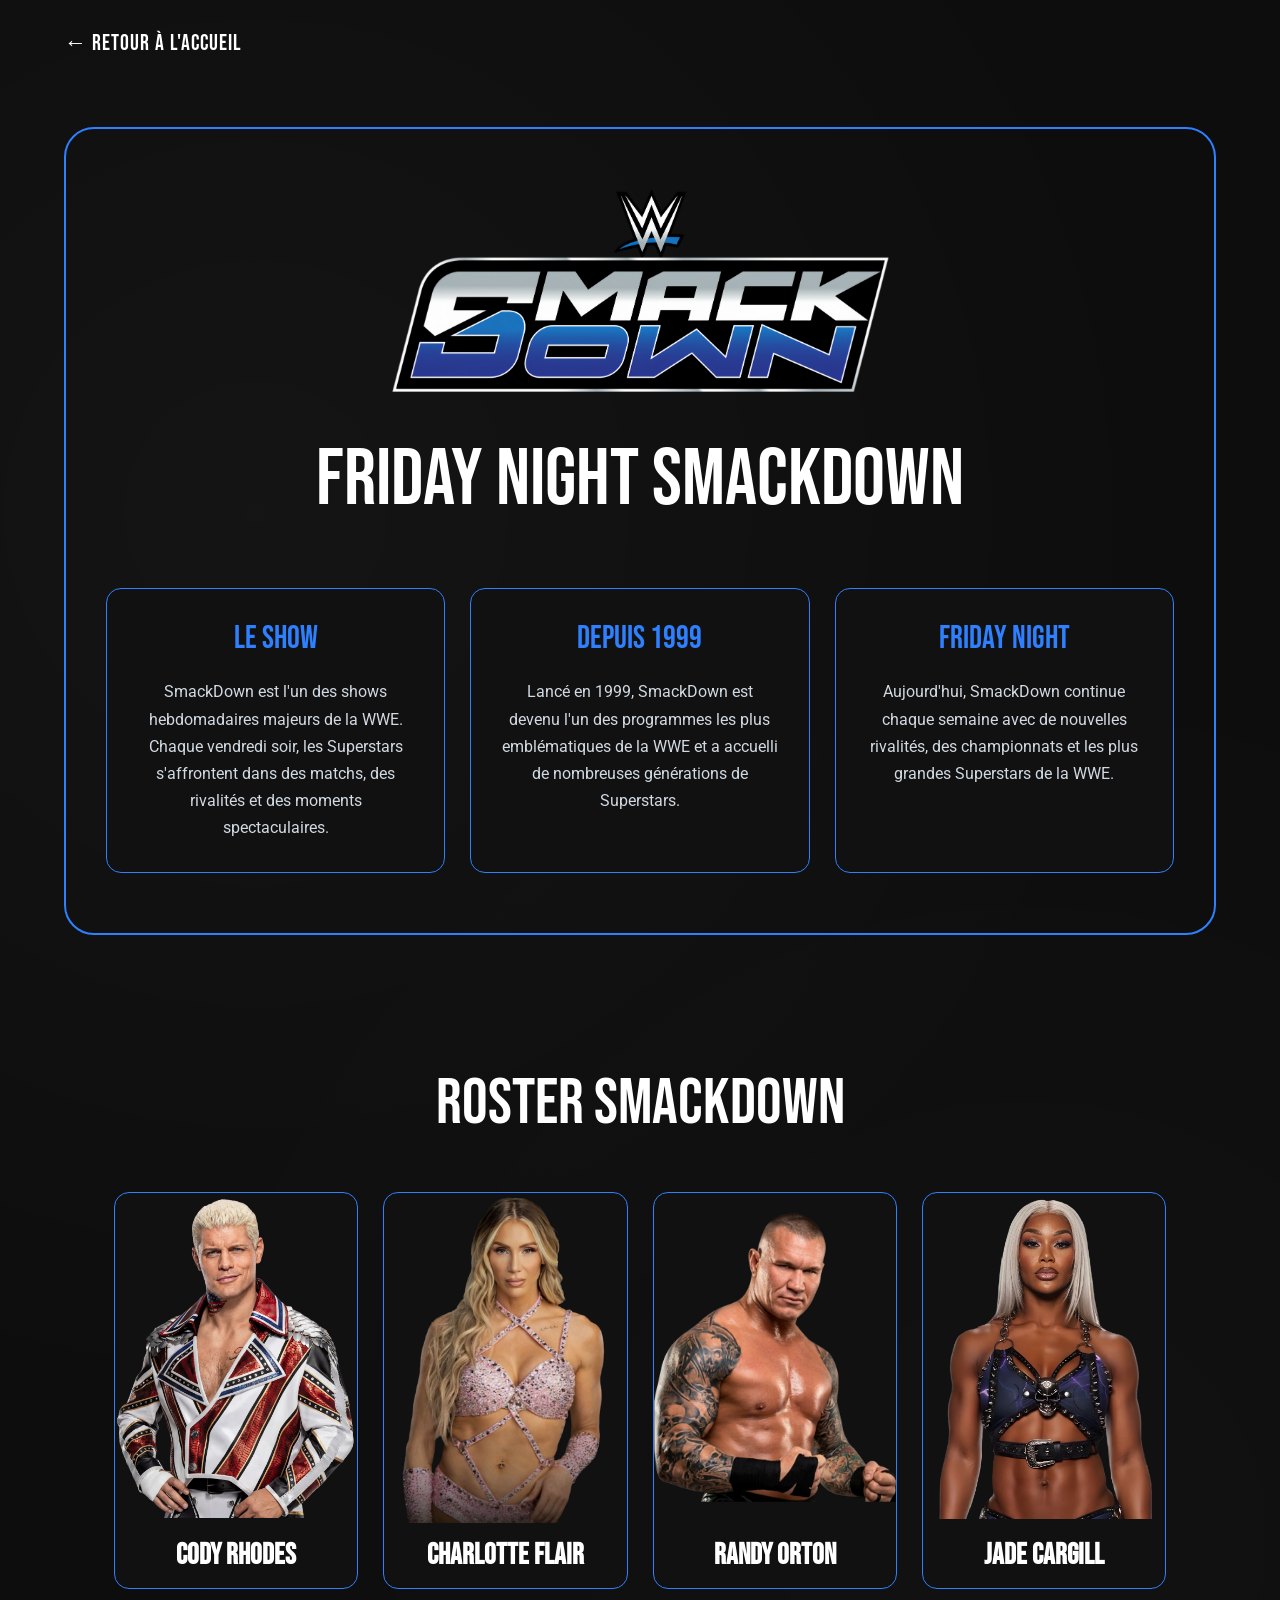
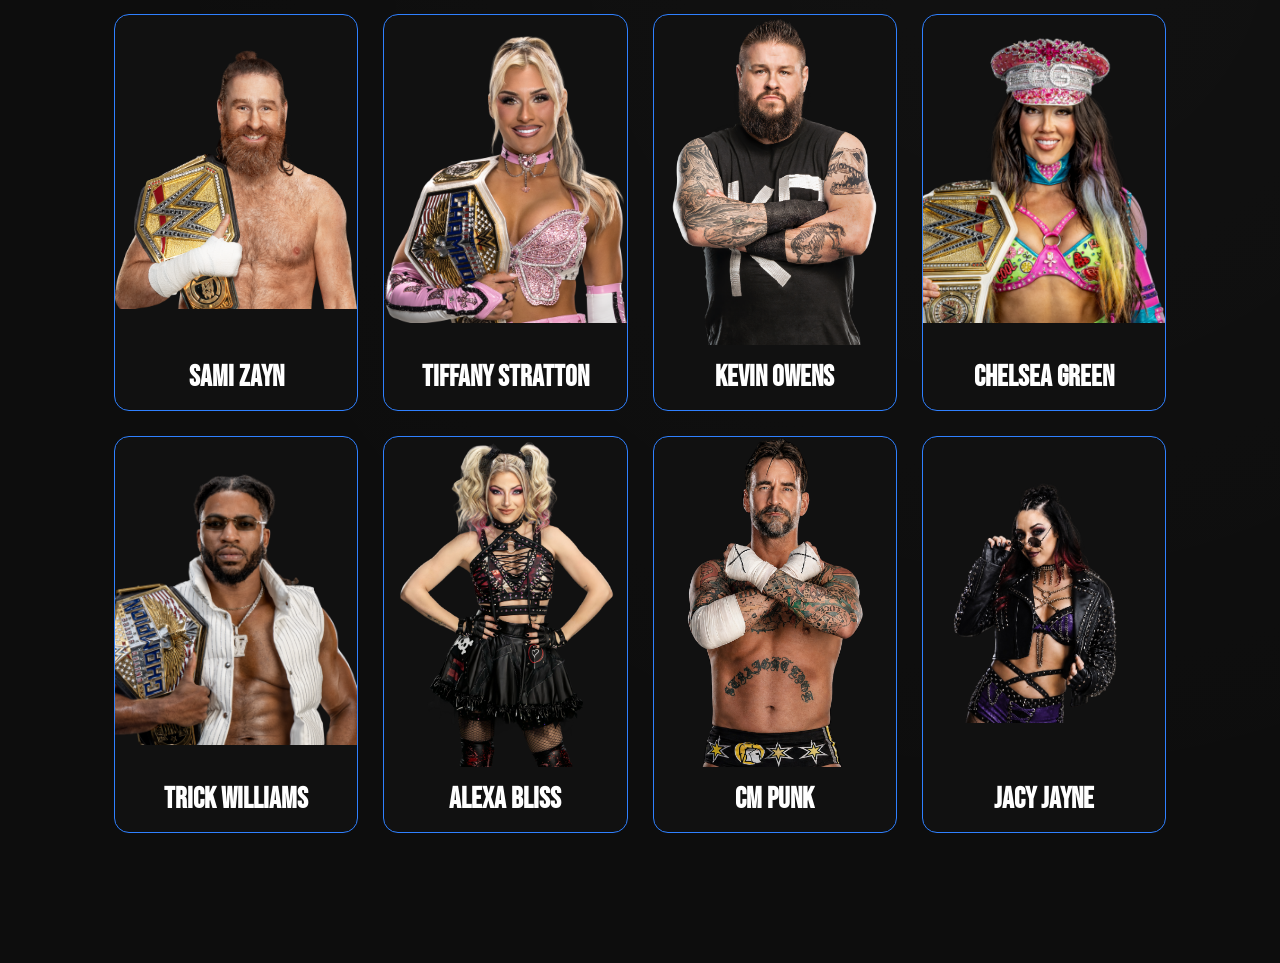
<file: smackdown1.html>
<!DOCTYPE html>
<html lang="fr">


<head>
    <meta charset="UTF-8">
    <meta name="viewport" content="width=device-width, initial-scale=1.0">


    <title>WWE SmackDown</title>


    <link rel="stylesheet" href="style.css">


    <link rel="preconnect" href="https://fonts.googleapis.com">
    <link rel="preconnect" href="https://fonts.gstatic.com" crossorigin>

    <link
    href="https://fonts.googleapis.com/css2?family=Bebas+Neue&family=Roboto:ital,wght@0,100..900;1,100..900&display=swap"
    rel="stylesheet">
</head>


<body>


    <header class="header-smackdown">


        <a href="index.html" class="retour">
            ← RETOUR À L'ACCUEIL
        </a>


    </header>


    <main class="main-smackdown">


        <section class="intro-smackdown">


            <img src="/new_smackdown_2024_2025_logo_png_by_darkprinxewwe_di608sj-pre.png" alt="Logo Smackdown"
                class=" logo-smackdown">


            <h1>FRIDAY NIGHT SMACKDOWN</h1>


            <div class="infos-smackdown">


                <div class="info-smackdown">
                    <h2>LE SHOW</h2>
                    <p>
                        SmackDown est l'un des shows hebdomadaires majeurs de la WWE.
                        Chaque vendredi soir, les Superstars s'affrontent dans des matchs,
                        des rivalités et des moments spectaculaires.
                    </p>
                </div>


                <div class="info-smackdown">
                    <h2>DEPUIS 1999</h2>
                    <p>
                        Lancé en 1999, SmackDown est devenu l'un des programmes les plus
                        emblématiques de la WWE et a accuelli de nombreuses générations
                        de Superstars.
                    </p>
                </div>


                <div class="info-smackdown">
                    <h2>FRIDAY NIGHT</h2>
                    <p>
                        Aujourd'hui, SmackDown continue chaque semaine avec de nouvelles
                        rivalités, des championnats et les plus grandes Superstars de la WWE.
                    </p>
                </div>


            </div>


        </section>
        <section class="roster-smackdown">


            <h2>ROSTER SMACKDOWN</h2>


            <div class="grille-roster">


                <div class="superstar-card">
                    <img src="/cody_grand.png" alt="Cody Rhodes">
                    <h3>CODY RHODES</h3>
                </div>


                <div class="superstar-card">
                    <img src="/charlotte_graand.png" alt="Charlotte Flair">
                    <h3>CHARLOTTE FLAIR</h3>
                </div>


                <div class="superstar-card">
                    <img src="/randy_orton_png_render_wwe_2026_355.png" alt="Randy Orton">
                    <h3>RANDY ORTON</h3>
                </div>


                <div class="superstar-card">
                    <img src="/Jade-Cargill profile.webp" alt="Jade Cargill">
                    <h3>JADE CARGILL</h3>
                </div>


                <div class="superstar-card">
                    <img src="/sami zayn-2026.png" alt="Sami Zayn">
                    <h3>SAMI ZAYN</h3>
                </div>


                <div class="superstar-card">
                    <img src="/tiffany Stratton 2026.png" alt="Tiffany Stratton">
                    <h3>TIFFANY STRATTON</h3>
                </div>


                <div class="superstar-card">
                    <img src="/kevin owens_2026.png" alt="Kevin Owens">
                    <h3>KEVIN OWENS</h3>
                </div>


                <div class="superstar-card">
                    <img src="/chelsea green profile.png" alt="Chelsea Green">
                    <h3>CHELSEA GREEN</h3>
                </div>


                <div class="superstar-card">
                    <img src="/trick williams profile.png" alt="Trick Williams">
                    <h3>TRICK WILLIAMS</h3>
                </div>


                <div class="superstar-card">
                    <img src="/alexa_full.png" alt="Alexa Bliss">
                    <h3>ALEXA BLISS</h3>
                </div>


                <div class="superstar-card">
                    <img src="/cm punk profile.png" alt="CM Punk">
                    <h3>CM PUNK</h3>
                </div>


                <div class="superstar-card">
                    <img src="/Jacy jane 355.png" alt="Jacy Jayne">
                    <h3>JACY JAYNE</h3>
                </div>


            </div>


        </section>


    </main>


</body>


</html>
</file>
<file: style.css>
/* =========================
REGLAGES GENERAUX
========================= */

* {
    box-sizing: border-box;
    margin: 0;
    padding: 0;
}


body {
    color: #d1d9e1;

    background-color: #0d0d0d;

    background-image:
        radial-gradient(
            circle at 20% 20%,
            rgba(255, 255, 255, 0.03),
            transparent 40%
        ),
        radial-gradient(
            circle at 80% 60%,
            rgba(255, 255, 255, 0.02),
            transparent 50%
        );
}


h1,
h2,
li {
    font-family: "Bebas Neue", sans-serif;
    font-weight: 400;
    font-style: normal;
}


h1 {
    font-size: 700%;
    display: flex;
    justify-content: center;
}


img {
    width: 40%;
    height: auto;
}


section {
    display: flex;
    gap: 10px;
    border-radius: 50px;
    margin: 3%;
}

li {
    font-size: xx-large;
}



/* =========================
DESCRIPTION
========================= */

.description {
    text-align: center;
    max-width: 1100px;
    margin: 40px auto;
    padding: 0 20px;

    font-size: 1.1rem;
    line-height: 1.8;
}



/* =========================
   HAUT DE PAGE
========================= */

.tete {
    display: flex;
    flex-wrap: wrap;
    justify-content: center;

    height: 400px;

    gap: 30px;
}


.bloc {
    width: 70%;

    display: flex;
    justify-content: center;
}


.WWE {
    width: 450px;
}



/* =========================
   NAVIGATION
========================= */

.nav,
.titre {
    display: flex;
    justify-content: center;
    flex-direction: row;
}


ul {
    width: 100%;

    display: flex;
    justify-content: space-evenly;
    align-items: center;

    list-style-type: none;
}


.slogan,
.titre {
    height: 70px;
}


.titre {
    align-items: center;
}


.slogan li {
    cursor: pointer;
}


li:hover {
    transform: scale(1.05);
}


.wrapper,
.nav,
.titre {
    border: solid;
    border-radius: 50px;
}



/* =========================
   DIAPORAMA
========================= */

.affiche {
    position: relative;

    width: 100%;
    height: 600px;

    overflow: hidden;

    border-radius: 10px;
}


.b {
    position: absolute;

    top: 0;
    left: 0;

    width: 100%;
    height: 100%;

    object-fit: cover;

    opacity: 0;

    animation-name: fadeSlide;
    animation-duration: 91s;
    animation-iteration-count: infinite;

    transform: translateY(30px);
}


.slide {
    display: grid;
    place-items: center;

    min-height: 100vh;

    font-family: 'Google Sans', sans-serif, system-ui;
}


.b:nth-child(1) {
    animation-delay: 0s;
}

.b:nth-child(2) {
    animation-delay: 7s;
}

.b:nth-child(3) {
    animation-delay: 14s;
}

.b:nth-child(4) {
    animation-delay: 21s;
}

.b:nth-child(5) {
    animation-delay: 28s;
}

.b:nth-child(6) {
    animation-delay: 35s;
}

.b:nth-child(7) {
    animation-delay: 42s;
}

.b:nth-child(8) {
    animation-delay: 49s;
}

.b:nth-child(9) {
    animation-delay: 56s;
}

.b:nth-child(10) {
    animation-delay: 63s;
}

.b:nth-child(11) {
    animation-delay: 70s;
}

.b:nth-child(12) {
    animation-delay: 77s;
}

.b:nth-child(13) {
    animation-delay: 84s;
}


@keyframes fadeSlide {

    0% {
        opacity: 0;
    }

    0.55% {
        opacity: 1;
    }

    7.14% {
        opacity: 1;
    }

    7.69% {
        opacity: 0;
    }

    100% {
        opacity: 0;
    }
}



/* =========================
   MONEY IN THE BANK
========================= */

.rangement {
    display: flex;
    flex-direction: column;

    gap: 40px;

    padding: 40px;
}


.mitb2 {
    display: flex;
    flex-direction: column;

    gap: 15px;
}


.presentation {
    display: flex;
    flex-direction: row;

    align-items: center;

    gap: 50px;
}


.edit {
    width: 55%;
}


.edit video {
    width: 100%;

    aspect-ratio: 16 / 9;

    object-fit: cover;

    border-radius: 12px;

    display: block;
}


.mitb-texte {
    width: 45%;

    font-family: 'Roboto', sans-serif;

    font-size: 1.1rem;
    line-height: 1.8;

    color: #fff;

    margin: 0;
}


.titre-mitb {
    width: 55%;

    display: flex;
    flex-direction: column;

    align-items: flex-start;

    gap: 10px;
}


.titre-mitb .etiquette {
    background-color: #e10600;

    color: #fff;

    font-family: 'Bebas Neue', sans-serif;

    font-size: 1.2rem;

    letter-spacing: 2px;

    padding: 6px 16px;

    border-radius: 20px;

    margin: 0;
}


.titre-mitb h2 {
    font-family: 'Bebas Neue', sans-serif;

    font-size: 3rem;

    color: #fff;

    margin: 0;
}


.etiquette {
    align-self: flex-start;

    background-color: #e10600;

    color: #fff;

    font-family: 'Bebas Neue', sans-serif;

    font-size: 1.2rem;

    letter-spacing: 2px;

    padding: 6px 16px;

    border-radius: 20px;
}


.edit h2 {
    font-family: 'Bebas Neue', sans-serif;

    font-size: 2.5rem;

    color: #fff;
}



/* =========================
   SMACKDOWN / RAW / NXT
========================= */

.show {
    display: flex;
    flex-direction: row;

    gap: 20px;
}


.carte {
    position: relative;

    overflow: hidden;

    border-radius: 15px;

    background-color: #111;

    display: flex;
    align-items: center;
    justify-content: center;

    flex: 1;

    height: 250px;

    transition:
        transform 0.3s,
        box-shadow 0.3s;

    cursor: pointer;
}


.sm,
.raw,
.nxt {
    width: 70%;
}


.texte {
    position: absolute;

    inset: 0;

    background-color: rgba(0, 0, 0, 0.88);

    padding: 20px;

    display: flex;
    flex-direction: column;

    justify-content: center;

    text-align: center;

    opacity: 0;

    transition: opacity 0.3s;

    cursor: pointer;
}


.carte:hover .texte {
    opacity: 1;
}


.texte h3 {
    font-family: 'Bebas Neue', sans-serif;

    font-size: 2rem;

    margin-bottom: 10px;
}


.texte p {
    font-size: 0.95rem;

    line-height: 1.5;
}



/* SMACKDOWN */

.show > .lien-carte .texte h3 {
    color: #2f80ff;
}


.show > .lien-carte .carte:hover {
    box-shadow: 0 0 25px #2f80ff;
}



/* RAW */

.show > .carte:nth-of-type(1) .texte h3 {
    color: #e10600;
}


.show > .carte:nth-of-type(1):hover {
    box-shadow: 0 0 25px #e10600;
}



/* NXT */

.show > .carte:nth-of-type(2) .texte h3 {
    color: #d4af37;
}


.show > .carte:nth-of-type(2):hover {
    box-shadow: 0 0 25px #d4af37;
}



/* =========================
   LIEN VERS SMACKDOWN
========================= */

.lien-carte {
    display: flex;

    flex: 1;

    text-decoration: none;

    color: inherit;
}


.lien-carte .carte {
    width: 100%;
}



/* =========================
   SUPERSTARS PAGE D'ACCUEIL
========================= */

:root {
    --nb-images: 22;
}


.wrapper {
    overflow: hidden;
}


.Superstars {
    display: flex;

    gap: 5px;

    height: 150px;

    width: max-content;

    animation-name: infiniteScroll;
    animation-duration: calc(var(--nb-images) * 1s);
    animation-iteration-count: infinite;
    animation-timing-function: linear;
}


@keyframes infiniteScroll {

    from {
        transform: translateX(0);
    }

    to {
        transform: translateX(-50%);
    }

}



/* ============================================================
   PAGE SMACKDOWN
============================================================ */

.main-smackdown {
    min-height: 100vh;
}



/* =========================
   BOUTON RETOUR
========================= */

.header-smackdown {
    padding: 30px 5%;
}


.retour {
    font-family: 'Bebas Neue', sans-serif;

    font-size: 1.4rem;

    color: white;

    text-decoration: none;

    letter-spacing: 1px;

    transition: 0.3s;
}


.retour:hover {
    color: #2f80ff;
}



/* =========================
   INTRO SMACKDOWN
========================= */

.intro-smackdown {
    display: flex;
    flex-direction: column;

    align-items: center;

    margin: 40px 5% 80px;

    padding: 60px 40px;

    border: 2px solid #2f80ff;

    border-radius: 30px;
}


.logo-smackdown {
    width: 500px;

    max-width: 80%;

    margin-bottom: 30px;
}


.intro-smackdown h1 {
    font-family: 'Bebas Neue', sans-serif;

    font-size: 5rem;

    text-align: center;

    color: white;

    margin-bottom: 50px;
}



/* =========================
   3 BLOCS SMACKDOWN
========================= */

.infos-smackdown {
    width: 100%;

    display: flex;

    justify-content: center;

    gap: 25px;
}


.info-smackdown {
    flex: 1;

    max-width: 380px;

    min-height: 230px;

    padding: 30px;

    background-color: #111;

    border: 1px solid #2f80ff;

    border-radius: 15px;

    text-align: center;

    transition: 0.3s;
}


.info-smackdown:hover {
    transform: translateY(-8px);

    box-shadow:
        0 0 25px
        rgba(47, 128, 255, 0.6);
}


.info-smackdown h2 {
    color: #2f80ff;

    font-size: 2rem;

    margin-bottom: 20px;
}


.info-smackdown p {
    font-family: 'Roboto', sans-serif;

    font-size: 1rem;

    line-height: 1.7;

    color: #d1d9e1;
}



/* =========================
   ROSTER SMACKDOWN
========================= */

.roster-smackdown {
    display: flex;

    flex-direction: column;

    align-items: center;

    margin: 80px 5%;

    padding: 50px;
}


.roster-smackdown > h2 {
    font-size: 4rem;

    color: white;

    margin-bottom: 40px;
}


.grille-roster {
    width: 100%;

    display: grid;

    grid-template-columns: repeat(4, 1fr);

    gap: 25px;
}


.superstar-card {
    background-color: #111;

    border: 1px solid #2f80ff;

    border-radius: 15px;

    overflow: hidden;

    text-align: center;

    transition: 0.3s;
}


.superstar-card:hover {
    transform: translateY(-8px);

    box-shadow:
        0 0 25px
        rgba(47, 128, 255, 0.6);
}


.superstar-card img {
    width: 100%;

    height: 330px;

    object-fit: contain;

    display: block;
}


.superstar-card h3 {
    font-family: 'Bebas Neue', sans-serif;

    font-size: 1.8rem;

    padding: 15px;

    color: white;
}



/* ============================================================
RESPONSIVE TELEPHONE
============================================================ */

@media screen and (max-width: 768px) {


    /* =====================
    PAGE D'ACCUEIL
    ===================== */

    .tete {
        height: 250px;
    }


    .WWE {
        width: 280px;
    }


    .slogan li {
        font-size: 1.2rem;
    }


    h1 {
        font-size: 3.5rem;

        text-align: center;

        padding: 0 15px;
    }


    .description {
        font-size: 1rem;

        padding: 0 25px;
    }



    /* DIAPORAMA */

    .slide {
        min-height: auto;
    }


    .affiche {
        height: 300px;
    }



    /* MONEY IN THE BANK */

    .rangement {
        padding: 15px;
    }


    .presentation {
        flex-direction: column;

        gap: 25px;
    }


    .edit {
        width: 100%;
    }


    .mitb-texte {
        width: 100%;

        text-align: center;
    }


    .titre-mitb {
        width: 100%;

        align-items: center;
    }


    .titre-mitb .etiquette {
        align-self: center;

        text-align: center;
    }



    /* RAW / SMACKDOWN / NXT */

    .show {
        flex-direction: column;
    }


    .carte {
        width: 100%;

        flex: none;
    }


    .lien-carte {
        width: 100%;

        flex: none;
    }



    /* SUPERSTARS */

    .Superstars {
        height: 110px;
    }



    /* =====================
    PAGE SMACKDOWN
    ===================== */

    .header-smackdown {
        padding: 20px;
    }


    .intro-smackdown {
        margin: 20px;

        padding: 30px 15px;
    }


    .logo-smackdown {
        width: 300px;
    }


    .intro-smackdown h1 {
        font-size: 3rem;

        margin-bottom: 30px;
    }



    /* 3 BLOCS */

    .infos-smackdown {
        flex-direction: column;

        align-items: center;
    }


    .info-smackdown {
        width: 100%;

        max-width: 100%;

        min-height: auto;
    }



    /* ROSTER */

    .roster-smackdown {
        margin: 40px 20px;

        padding: 20px 10px;
    }


    .roster-smackdown > h2 {
        font-size: 3rem;

        text-align: center;
    }


    .grille-roster {
        grid-template-columns: repeat(2, 1fr);

        gap: 15px;
    }


    .superstar-card img {
        height: 230px;
    }


    .superstar-card h3 {
        font-size: 1.4rem;
    }

}
</file>
